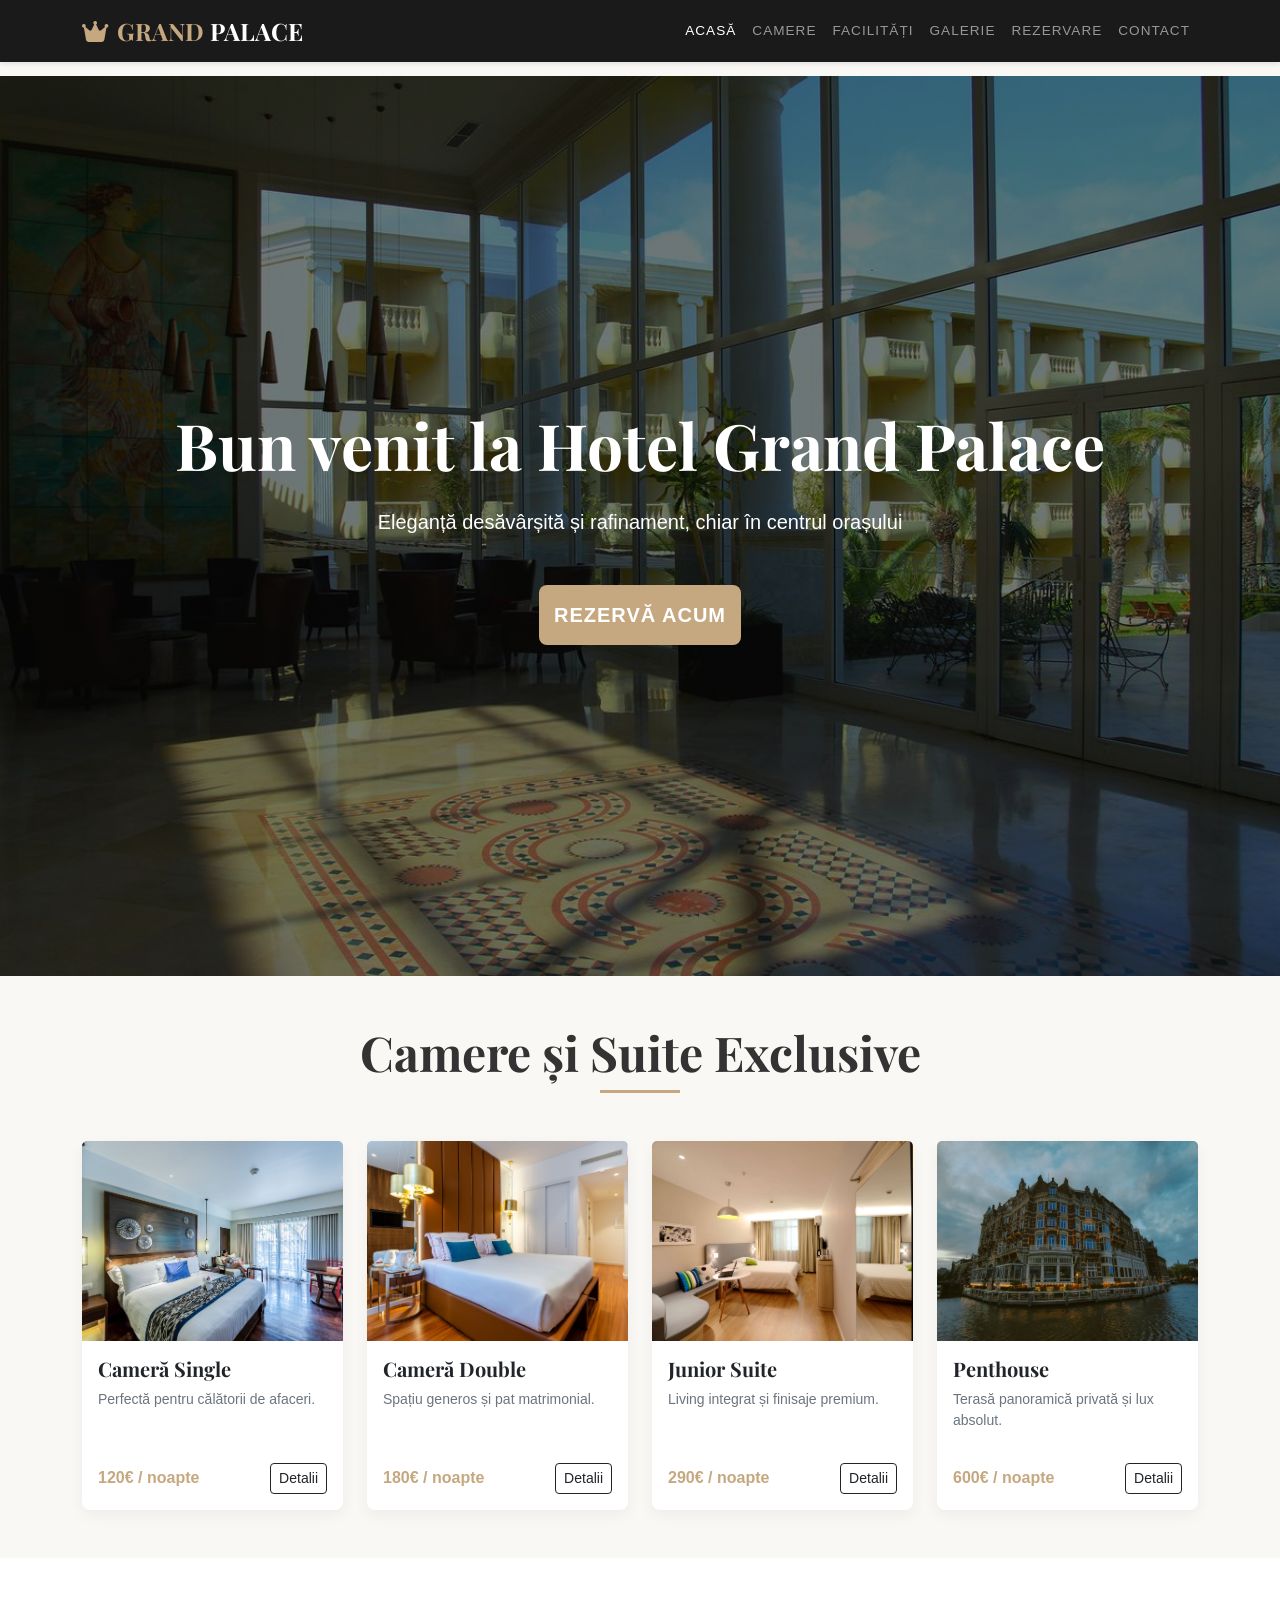
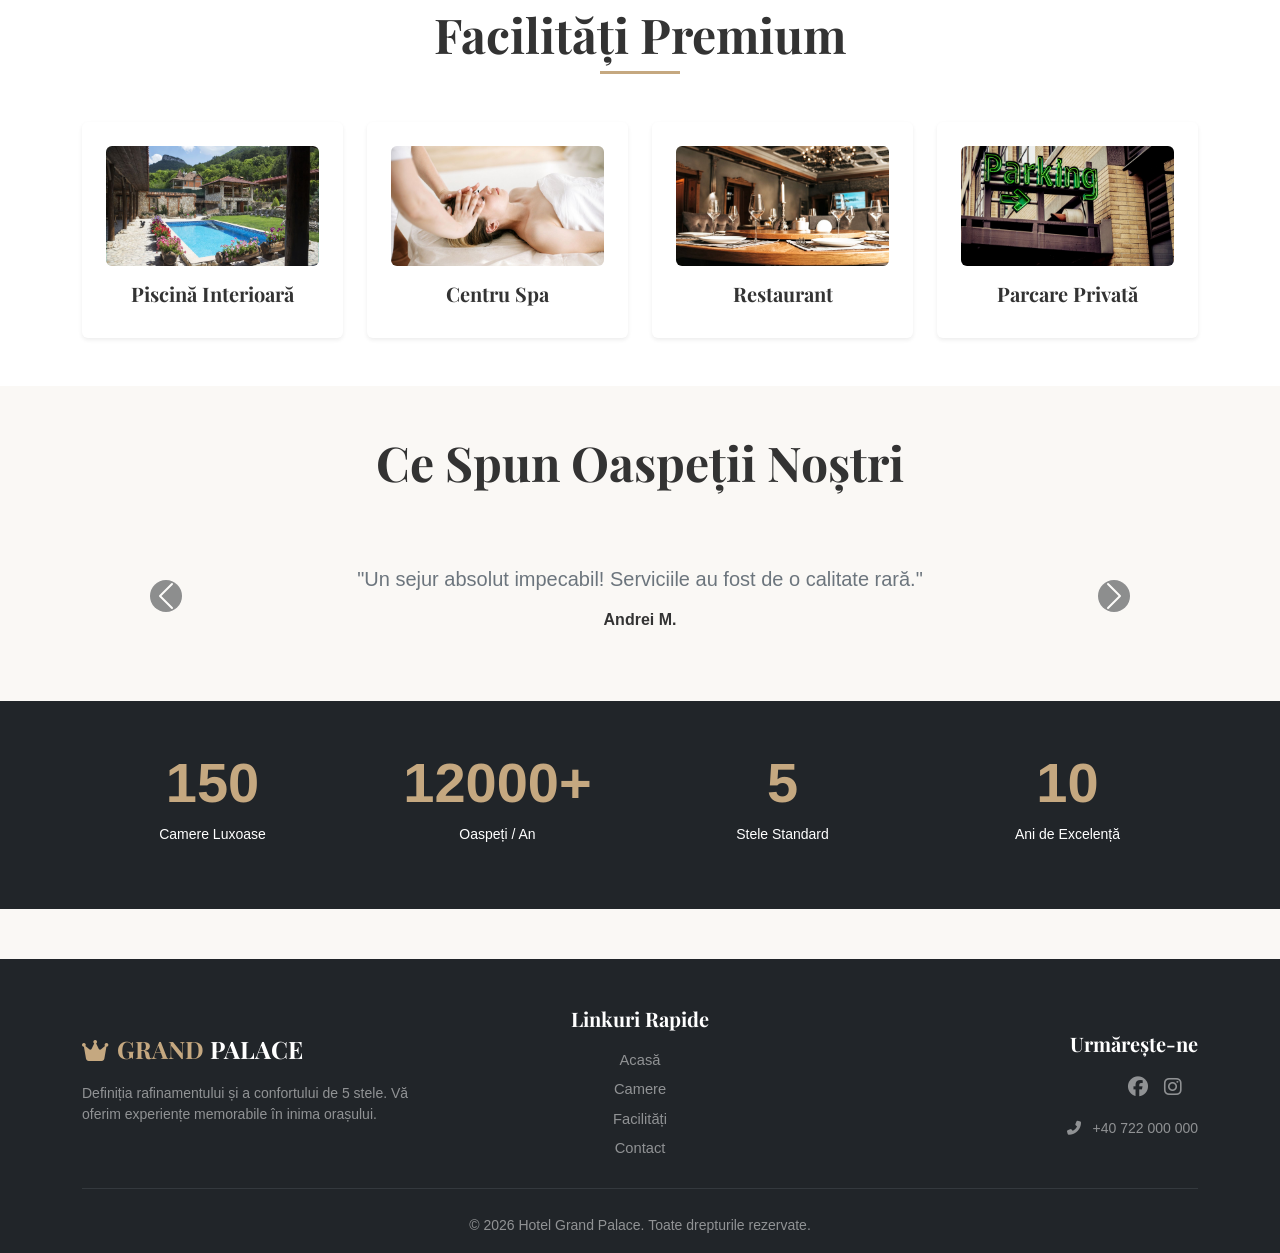
<file: index.html>
<!DOCTYPE html>
<html lang="ro">
<head>
    <meta charset="UTF-8">
    <meta name="viewport" content="width=device-width, initial-scale=1.0">
    <title>Hotel Grand Palace | Lux și Confort la Superlativ</title>
    <meta name="description" content="Rezervați o cameră la Hotel Grand Palace. Experimentați servicii premium, facilități moderne, spa, restaurant și cazare de lux.">
    
    <link rel="shortcut icon" href="favicon.ico" type="image/x-icon">
    <link rel="preconnect" href="https://fonts.googleapis.com">
    <link rel="preconnect" href="https://fonts.gstatic.com" crossorigin>
    <link href="https://fonts.googleapis.com/css2?family=Open+Sans:wght@400;600&family=Playfair+Display:wght@600;700&display=swap" rel="stylesheet">
    <link href="https://cdn.jsdelivr.net/npm/bootstrap@5.3.3/dist/css/bootstrap.min.css" rel="stylesheet">
    <link rel="stylesheet" href="https://cdnjs.cloudflare.com/ajax/libs/font-awesome/6.4.0/css/all.min.css">
    <link rel="stylesheet" href="css/style.css">
</head>
<body>

    
    <nav class="navbar navbar-expand-lg navbar-dark bg-dark fixed-top">
        <div class="container">
            <a class="navbar-brand d-flex align-items-center fw-bold text-uppercase tracking-wide fs-4" href="index.html" style="font-family: 'Playfair Display', serif;">
                <i class="fas fa-crown text-gold me-2"></i><span class="text-gold">Grand</span>&nbsp;<span class="text-white">Palace</span>
            </a>
            <button class="navbar-toggler" type="button" data-bs-toggle="collapse" data-bs-target="#mainNavbar">
                <span class="navbar-toggler-icon"></span>
            </button>
            <div class="collapse navbar-collapse" id="mainNavbar">
                <ul class="navbar-nav ms-auto">
                    <li class="nav-item"><a class="nav-link active" href="index.html">Acasă</a></li>
                    <li class="nav-item"><a class="nav-link" href="rooms.html">Camere</a></li>
                    <li class="nav-item"><a class="nav-link" href="facilities.html">Facilități</a></li>
                    <li class="nav-item"><a class="nav-link" href="gallery.html">Galerie</a></li>
                    <li class="nav-item"><a class="nav-link" href="booking.html">Rezervare</a></li>
                    <li class="nav-item"><a class="nav-link" href="contact.html">Contact</a></li>
                </ul>
            </div>
        </div>
    </nav>

    <header class="hero-section d-flex align-items-center text-center text-white" style="background: linear-gradient(rgba(0,0,0,0.5), rgba(0,0,0,0.5)), url('img/luxury hotel lobby.jpg') no-repeat center center/cover; height: 100vh;">
        <div class="container">
            <h1 class="display-3 fw-bold mb-4">Bun venit la Hotel Grand Palace</h1>
            <p class="lead mb-5">Eleganță desăvârșită și rafinament, chiar în centrul orașului</p>
            <a href="booking.html" class="btn btn-gold btn-lg px-5 py-3">Rezervă acum</a>
        </div>
    </header>

    <main>
        <section id="rooms-preview" class="py-5">
            <div class="container">
                <div class="text-center mb-5">
                    <h2 class="display-5 fw-bold">Camere și Suite Exclusive</h2>
                    <div class="mx-auto bg-gold" style="width: 80px; height: 3px;"></div>
                </div>
                <div class="row g-4">
                    <div class="col-md-6 col-lg-3">
                        <div class="card h-100 shadow-sm border-0">
                            <img src="img/hotel room single.jpg" class="card-img-top" alt="Cameră Single" style="height: 200px; object-fit: cover;">
                            <div class="card-body d-flex flex-column">
                                <h3 class="h5 card-title fw-bold">Cameră Single</h3>
                                <p class="card-text text-white-50 small flex-grow-1" style="color: #6c757d !important;">Perfectă pentru călătorii de afaceri.</p>
                                <div class="d-flex justify-content-between align-items-center mt-3">
                                    <span class="fw-bold text-gold">120€ / noapte</span>
                                    <a href="rooms.html" class="btn btn-outline-dark btn-sm">Detalii</a>
                                </div>
                            </div>
                        </div>
                    </div>
                    <div class="col-md-6 col-lg-3">
                        <div class="card h-100 shadow-sm border-0">
                            <img src="img/hotel room double.jpg" class="card-img-top" alt="Cameră Double" style="height: 200px; object-fit: cover;">
                            <div class="card-body d-flex flex-column">
                                <h3 class="h5 card-title fw-bold">Cameră Double</h3>
                                <p class="card-text text-white-50 small flex-grow-1" style="color: #6c757d !important;">Spațiu generos și pat matrimonial.</p>
                                <div class="d-flex justify-content-between align-items-center mt-3">
                                    <span class="fw-bold text-gold">180€ / noapte</span>
                                    <a href="rooms.html" class="btn btn-outline-dark btn-sm">Detalii</a>
                                </div>
                            </div>
                        </div>
                    </div>
                    <div class="col-md-6 col-lg-3">
                        <div class="card h-100 shadow-sm border-0">
                            <img src="img/hotel suite room.jpg" class="card-img-top" alt="Junior Suite" style="height: 200px; object-fit: cover;">
                            <div class="card-body d-flex flex-column">
                                <h3 class="h5 card-title fw-bold">Junior Suite</h3>
                                <p class="card-text text-white-50 small flex-grow-1" style="color: #6c757d !important;">Living integrat și finisaje premium.</p>
                                <div class="d-flex justify-content-between align-items-center mt-3">
                                    <span class="fw-bold text-gold">290€ / noapte</span>
                                    <a href="rooms.html" class="btn btn-outline-dark btn-sm">Detalii</a>
                                </div>
                            </div>
                        </div>
                    </div>
                    <div class="col-md-6 col-lg-3">
                        <div class="card h-100 shadow-sm border-0">
                            <img src="img/hotel penthouse luxury.jpg" class="card-img-top" alt="Penthouse" style="height: 200px; object-fit: cover;">
                            <div class="card-body d-flex flex-column">
                                <h3 class="h5 card-title fw-bold">Penthouse</h3>
                                <p class="card-text text-white-50 small flex-grow-1" style="color: #6c757d !important;">Terasă panoramică privată și lux absolut.</p>
                                <div class="d-flex justify-content-between align-items-center mt-3">
                                    <span class="fw-bold text-gold">600€ / noapte</span>
                                    <a href="rooms.html" class="btn btn-outline-dark btn-sm">Detalii</a>
                                </div>
                            </div>
                        </div>
                    </div>
                </div>
            </div>
        </section>

        <section id="facilities-preview" class="py-5 bg-white">
            <div class="container text-center">
                <div class="text-center mb-5">
                    <h2 class="display-5 fw-bold">Facilități Premium</h2>
                    <div class="mx-auto bg-gold" style="width: 80px; height: 3px;"></div>
                </div>
                <div class="row g-4">
                    <div class="col-6 col-md-3">
                        <div class="p-4 rounded shadow-sm bg-light-custom">
                            <img src="img/hotel swimming pool.jpg" alt="Piscină" class="img-fluid rounded mb-3" style="height: 120px; object-fit: cover; width: 100%;">
                            <h3 class="h5 fw-bold">Piscină Interioară</h3>
                        </div>
                    </div>
                    <div class="col-6 col-md-3">
                        <div class="p-4 rounded shadow-sm bg-light-custom">
                            <img src="img/hotel spa massage (2).jpg" alt="Centru Spa" class="img-fluid rounded mb-3" style="height: 120px; object-fit: cover; width: 100%;">
                            <h3 class="h5 fw-bold">Centru Spa</h3>
                        </div>
                    </div>
                    <div class="col-6 col-md-3">
                        <div class="p-4 rounded shadow-sm bg-light-custom">
                            <img src="img/fine dining restaurant.jpg" alt="Restaurant" class="img-fluid rounded mb-3" style="height: 120px; object-fit: cover; width: 100%;">
                            <h3 class="h5 fw-bold">Restaurant</h3>
                        </div>
                    </div>
                    <div class="col-6 col-md-3">
                        <div class="p-4 rounded shadow-sm bg-light-custom">
                            <img src="img/private parking.jpg" alt="Parcare Privată" class="img-fluid rounded mb-3" style="height: 120px; object-fit: cover; width: 100%;">
                            <h3 class="h5 fw-bold">Parcare Privată</h3>
                        </div>
                    </div>
                </div>
            </div>
        </section>

        <section id="testimonials" class="py-5 bg-light-custom">
            <div class="container">
                <div class="text-center mb-5"><h2 class="display-5 fw-bold">Ce Spun Oaspeții Noștri</h2></div>
                <div id="testimonialCarousel" class="carousel slide" data-bs-ride="carousel">
                    <div class="carousel-inner text-center max-w-700 mx-auto py-4">
                        <div class="carousel-item active">
                            <p class="fs-5 italic text-secondary">"Un sejur absolut impecabil! Serviciile au fost de o calitate rară."</p>
                            <h4 class="h6 fw-bold mb-0">Andrei M.</h4>
                        </div>
                        <div class="carousel-item">
                            <p class="fs-5 italic text-secondary">"Personalul este extrem de amabil, micul dejun variat și delicios."</p>
                            <h4 class="h6 fw-bold mb-0">Elena R.</h4>
                        </div>
                    </div>
                    <button class="carousel-control-prev" type="button" data-bs-target="#testimonialCarousel" data-bs-slide="prev">
                        <span class="carousel-control-prev-icon bg-dark rounded-circle p-2"></span>
                    </button>
                    <button class="carousel-control-next" type="button" data-bs-target="#testimonialCarousel" data-bs-slide="next">
                        <span class="carousel-control-next-icon bg-dark rounded-circle p-2"></span>
                    </button>
                </div>
            </div>
        </section>

        <section id="counters" class="py-5 bg-dark text-white">
            <div class="container text-center">
                <div class="row g-4">
                    <div class="col-6 col-md-3">
                        <span class="display-4 fw-bold text-gold counter" data-target="150">150</span>
                        <p class="small tracking-wide mt-2">Camere Luxoase</p>
                    </div>
                    <div class="col-6 col-md-3">
                        <span class="display-4 fw-bold text-gold counter" data-target="12000">12000</span><span class="display-4 fw-bold text-gold">+</span>
                        <p class="small tracking-wide mt-2">Oaspeți / An</p>
                    </div>
                    <div class="col-6 col-md-3">
                        <span class="display-4 fw-bold text-gold counter" data-target="5">5</span>
                        <p class="small tracking-wide mt-2">Stele Standard</p>
                    </div>
                    <div class="col-6 col-md-3">
                        <span class="display-4 fw-bold text-gold counter" data-target="10">10</span>
                        <p class="small tracking-wide mt-2">Ani de Excelență</p>
                    </div>
                </div>
            </div>
        </section>
    </main>

    <!-- Subsol cu Logo Stilizat -->
    <footer class="bg-dark text-white pt-5 pb-3">
        <div class="container">
            <div class="row g-4 text-center text-md-start align-items-center">
                <div class="col-md-4">
                    <div class="mb-3">
                        <a class="text-decoration-none fw-bold text-uppercase tracking-wide fs-4" href="index.html" style="font-family: 'Playfair Display', serif;">
                            <i class="fas fa-crown text-gold me-2"></i><span class="text-gold">Grand</span>&nbsp;<span class="text-white">Palace</span>
                        </a>
                    </div>
                    <p class="text-white-50 small">Definiția rafinamentului și a confortului de 5 stele. Vă oferim experiențe memorabile în inima orașului.</p>
                </div>
                <div class="col-md-4 text-md-center">
                    <h5 class="text-white fw-bold mb-3">Linkuri Rapide</h5>
                    <ul class="list-unstyled mb-0">
                        <li class="mb-1"><a href="index.html" class="text-white-50 text-decoration-none small hover-gold">Acasă</a></li>
                        <li class="mb-1"><a href="rooms.html" class="text-white-50 text-decoration-none small hover-gold">Camere</a></li>
                        <li class="mb-1"><a href="facilities.html" class="text-white-50 text-decoration-none small hover-gold">Facilități</a></li>
                        <li class="mb-1"><a href="contact.html" class="text-white-50 text-decoration-none small hover-gold">Contact</a></li>
                    </ul>
                </div>
                <div class="col-md-4 text-md-end">
                    <h5 class="text-white fw-bold mb-3">Urmărește-ne</h5>
                    <div class="d-flex justify-content-center justify-content-md-end gap-3 mb-3">
                        <a href="#" class="text-white-50 fs-5 hover-gold"><i class="fab fa-facebook"></i></a>
                        <a href="#" class="text-white-50 fs-5 hover-gold"><i class="fab fa-instagram"></i></a>
                        <a href="#" class="text-white-50 fs-5 hover-gold"><i class="fab fa-tripadvisor"></i></a>
                    </div>
                    <p class="text-white-50 small mb-0"><i class="fas fa-phone-alt me-2"></i> +40 722 000 000</p>
                </div>
            </div>
            <hr class="border-secondary my-4">
            <div class="text-center">
                <small class="text-white-50">&copy; 2026 Hotel Grand Palace. Toate drepturile rezervate.</small>
            </div>
        </div>
    </footer>

    <script src="https://cdn.jsdelivr.net/npm/bootstrap@5.3.3/dist/js/bootstrap.bundle.min.js"></script>
    <script src="js/main.js" defer></script>
</body>
</html>
</file>
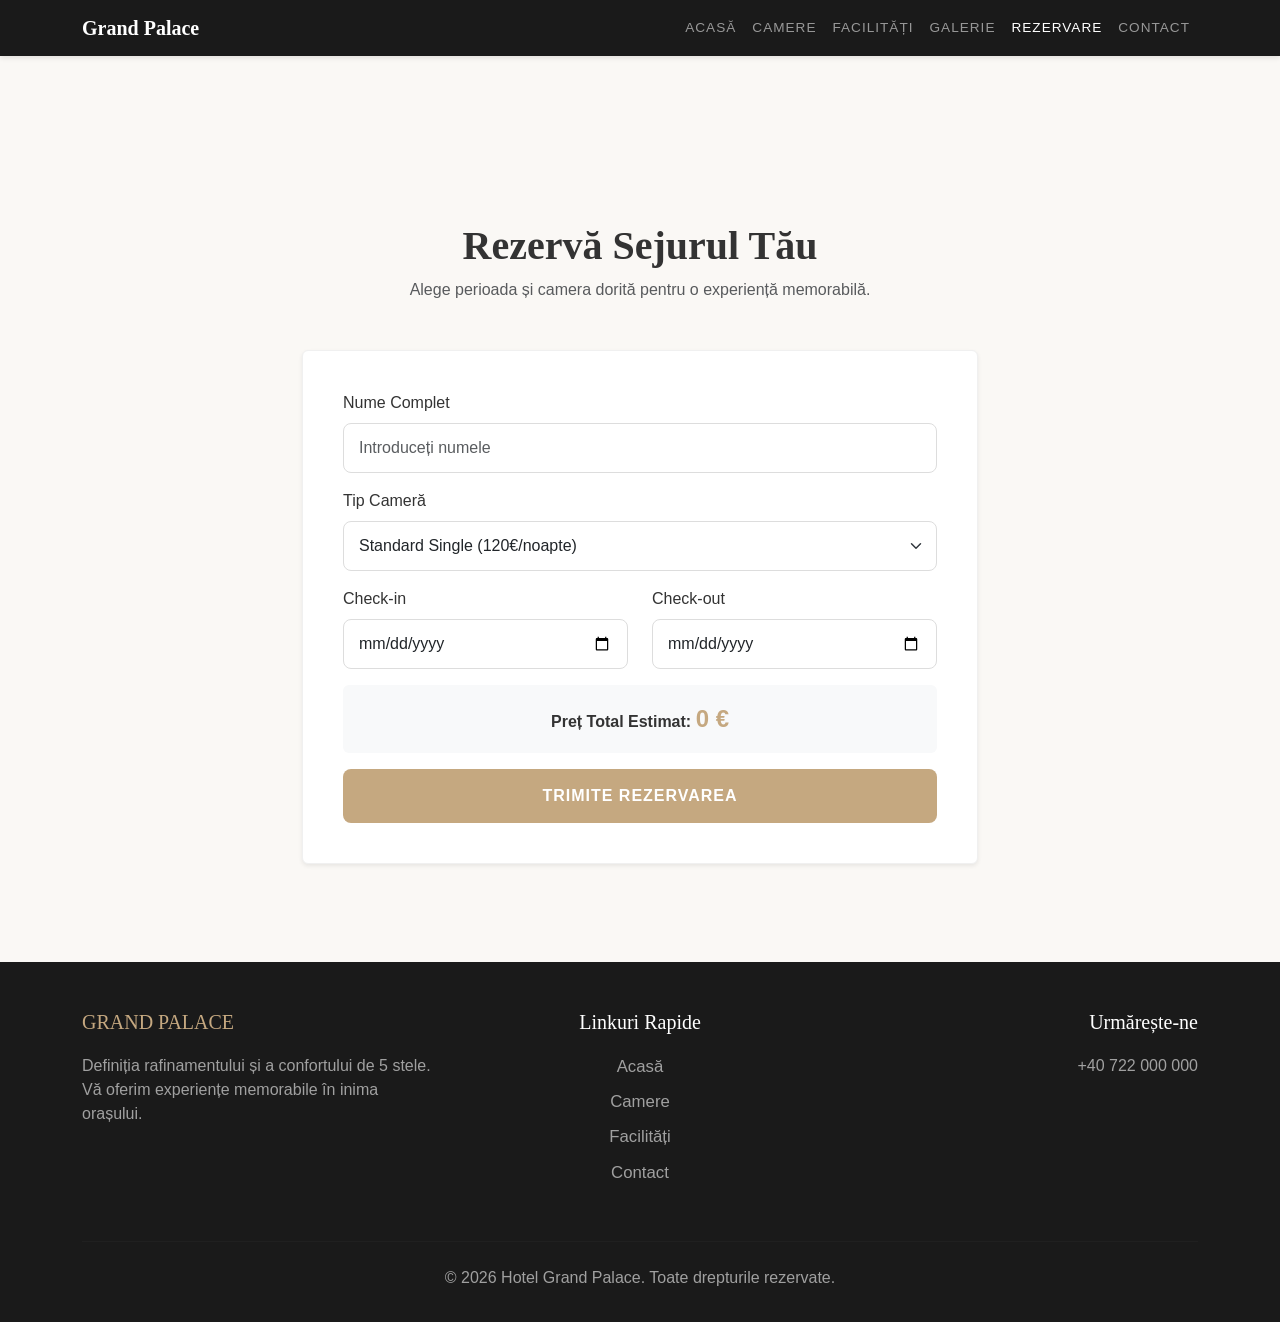
<file: booking.html>
<!DOCTYPE html>
<html lang="ro">
<head>
    <meta charset="UTF-8">
    <meta name="viewport" content="width=device-width, initial-scale=1.0">
    <title>Rezervă Sejur | Hotel Grand Palace</title>
    <link href="https://cdn.jsdelivr.net/npm/bootstrap@5.3.3/dist/css/bootstrap.min.css" rel="stylesheet">
    <link rel="stylesheet" href="css/style.css">
</head>
<body>

    <nav class="navbar navbar-expand-lg navbar-dark fixed-top">
        <div class="container">
            <a class="navbar-brand fw-bold" href="index.html">Grand Palace</a>
            <button class="navbar-toggler" type="button" data-bs-toggle="collapse" data-bs-target="#navbarNav">
                <span class="navbar-toggler-icon"></span>
            </button>
            <div class="collapse navbar-collapse" id="navbarNav">
                <ul class="navbar-nav ms-auto">
                    <li class="nav-item"><a class="nav-link" href="index.html">Acasă</a></li>
                    <li class="nav-item"><a class="nav-link" href="rooms.html">Camere</a></li>
                    <li class="nav-item"><a class="nav-link" href="facilities.html">Facilități</a></li>
                    <li class="nav-item"><a class="nav-link" href="gallery.html">Galerie</a></li>
                    <li class="nav-item"><a class="nav-link active" href="booking.html">Rezervare</a></li>
                    <li class="nav-item"><a class="nav-link" href="contact.html">Contact</a></li>
                </ul>
            </div>
        </div>
    </nav>

    <main class="py-5 mt-5">
        <div class="container" style="max-width: 700px; margin-top: 50px;">
            <div class="text-center mb-5">
                <h1 class="fw-bold">Rezervă Sejurul Tău</h1>
                <p class="text-muted">Alege perioada și camera dorită pentru o experiență memorabilă.</p>
            </div>
            
            <form id="bookingForm" class="bg-white p-4 rounded shadow-sm">
                <div class="mb-3">
                    <label class="form-label">Nume Complet</label>
                    <input type="text" id="bookingName" class="form-control" placeholder="Introduceți numele" required>
                </div>
                <div class="mb-3">
                    <label class="form-label">Tip Cameră</label>
                    <select id="roomType" class="form-select">
                        <option value="120">Standard Single (120€/noapte)</option>
                        <option value="180">Standard Double (180€/noapte)</option>
                        <option value="290">Junior Suite (290€/noapte)</option>
                    </select>
                </div>
                <div class="row mb-3">
                    <div class="col">
                        <label class="form-label">Check-in</label>
                        <input type="date" id="checkIn" class="form-control" required>
                    </div>
                    <div class="col">
                        <label class="form-label">Check-out</label>
                        <input type="date" id="checkOut" class="form-control" required>
                    </div>
                </div>
                
                <div class="p-3 bg-light rounded text-center mb-3">
                    <span class="fw-bold">Preț Total Estimat: </span>
                    <span id="totalPrice" class="fs-4 fw-bold">0 €</span>
                </div>

                <button type="submit" class="btn btn-gold w-100 py-2">Trimite Rezervarea</button>
            </form>
        </div>
    </main>

    
    <footer class="text-white pt-5 pb-3" style="background-color: #1a1a1a;">
        <div class="container">
            <div class="row">
                <div class="col-lg-4 mb-4">
                    <h5 class="text-gold" style="font-family: 'Playfair Display', serif;">GRAND PALACE</h5>
                    <p style="color: #a0a0a0;">Definiția rafinamentului și a confortului de 5 stele. Vă oferim experiențe memorabile în inima orașului.</p>
                </div>
                <div class="col-lg-4 mb-4 text-center">
                    <h5 class="text-white">Linkuri Rapide</h5>
                    <ul class="list-unstyled">
                        <li><a href="index.html" class="text-decoration-none" style="color: #a0a0a0;">Acasă</a></li>
                        <li><a href="rooms.html" class="text-decoration-none" style="color: #a0a0a0;">Camere</a></li>
                        <li><a href="facilities.html" class="text-decoration-none" style="color: #a0a0a0;">Facilități</a></li>
                        <li><a href="contact.html" class="text-decoration-none" style="color: #a0a0a0;">Contact</a></li>
                    </ul>
                </div>
                <div class="col-lg-4 mb-4 text-end">
                    <h5 class="text-white">Urmărește-ne</h5>
                    <p style="color: #a0a0a0;">+40 722 000 000</p>
                </div>
            </div>
            <hr style="border-top: 1px solid #333;">
            <div class="text-center pt-2" style="color: #a0a0a0;">
                <p>&copy; 2026 Hotel Grand Palace. Toate drepturile rezervate.</p>
            </div>
        </div>
    </footer>

    <div class="modal fade" id="confirmModal" tabindex="-1" aria-hidden="true">
        <div class="modal-dialog modal-dialog-centered">
            <div class="modal-content">
                <div class="modal-header"><h5>Rezervare Înregistrată!</h5></div>
                <div class="modal-body">Vă mulțumim. Cererea dumneavoastră a fost procesată cu succes.</div>
                <div class="modal-footer"><button class="btn btn-dark" data-bs-dismiss="modal">Închide</button></div>
            </div>
        </div>
    </div>

    <script src="https://cdn.jsdelivr.net/npm/bootstrap@5.3.3/dist/js/bootstrap.bundle.min.js"></script>
    <script src="js/booking.js"></script>
</body>
</html>
</file>
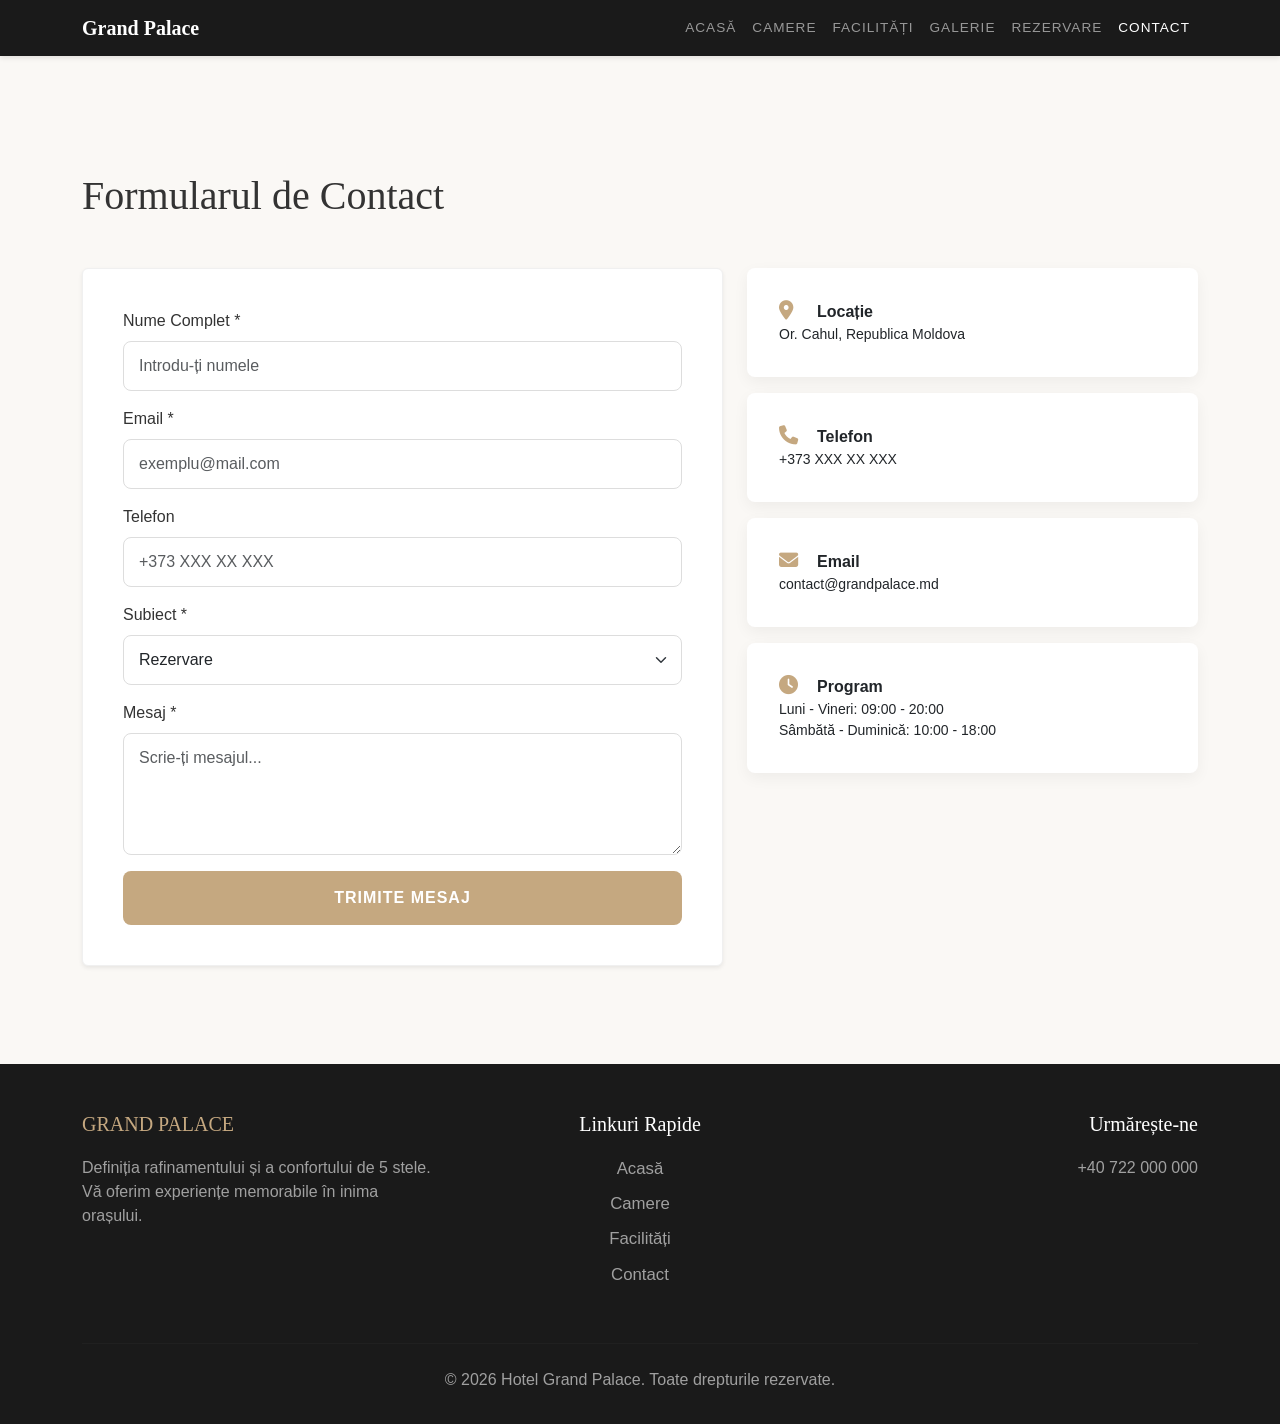
<file: contact.html>
<!DOCTYPE html>
<html lang="ro">
<head>
    <meta charset="UTF-8">
    <meta name="viewport" content="width=device-width, initial-scale=1.0">
    <title>Contact | Hotel Grand Palace</title>
    <link href="https://cdn.jsdelivr.net/npm/bootstrap@5.3.3/dist/css/bootstrap.min.css" rel="stylesheet">
    <link rel="stylesheet" href="https://cdnjs.cloudflare.com/ajax/libs/font-awesome/6.4.0/css/all.min.css">
    <link rel="stylesheet" href="css/style.css">
</head>
<body>

  
    <nav class="navbar navbar-expand-lg navbar-dark fixed-top">
        <div class="container">
            <a class="navbar-brand fw-bold" href="index.html">Grand Palace</a>
            <button class="navbar-toggler" type="button" data-bs-toggle="collapse" data-bs-target="#navbarNav">
                <span class="navbar-toggler-icon"></span>
            </button>
            <div class="collapse navbar-collapse" id="navbarNav">
                <ul class="navbar-nav ms-auto">
                    <li class="nav-item"><a class="nav-link" href="index.html">Acasă</a></li>
                    <li class="nav-item"><a class="nav-link" href="rooms.html">Camere</a></li>
                    <li class="nav-item"><a class="nav-link" href="facilities.html">Facilități</a></li>
                    <li class="nav-item"><a class="nav-link" href="gallery.html">Galerie</a></li>
                    <li class="nav-item"><a class="nav-link" href="booking.html">Rezervare</a></li>
                    <li class="nav-item"><a class="nav-link active" href="contact.html">Contact</a></li>
                </ul>
            </div>
        </div>
    </nav>

   
    <main class="py-5 mt-5">
        <div class="container">
            <h1 class="mb-5">Formularul de Contact</h1>
            <div class="row g-4">
                
               
                <div class="col-lg-7">
                    <form id="contactForm" class="p-4 bg-white rounded shadow-sm">
                        <div class="mb-3"><label class="form-label">Nume Complet *</label><input type="text" class="form-control" placeholder="Introdu-ți numele" required></div>
                        <div class="mb-3"><label class="form-label">Email *</label><input type="email" class="form-control" placeholder="exemplu@mail.com" required></div>
                        <div class="mb-3"><label class="form-label">Telefon</label><input type="tel" class="form-control" placeholder="+373 XXX XX XXX"></div>
                        <div class="mb-3"><label class="form-label">Subiect *</label><select class="form-select"><option>Rezervare</option><option>Întrebări</option></select></div>
                        <div class="mb-3"><label class="form-label">Mesaj *</label><textarea class="form-control" rows="4" placeholder="Scrie-ți mesajul..."></textarea></div>
                        <button type="submit" class="btn btn-gold w-100 py-2 fw-bold">Trimite Mesaj</button>
                    </form>
                </div>

               
                <div class="col-lg-5">
                    <div class="card border-0 shadow-sm p-3 mb-3">
                        <div class="card-body"><i class="fas fa-map-marker-alt text-gold me-2"></i><strong>Locație</strong><p class="mb-0 small">Or. Cahul, Republica Moldova</p></div>
                    </div>
                    <div class="card border-0 shadow-sm p-3 mb-3">
                        <div class="card-body"><i class="fas fa-phone text-gold me-2"></i><strong>Telefon</strong><p class="mb-0 small">+373 XXX XX XXX</p></div>
                    </div>
                    <div class="card border-0 shadow-sm p-3 mb-3">
                        <div class="card-body"><i class="fas fa-envelope text-gold me-2"></i><strong>Email</strong><p class="mb-0 small">contact@grandpalace.md</p></div>
                    </div>
                    <div class="card border-0 shadow-sm p-3">
                        <div class="card-body"><i class="fas fa-clock text-gold me-2"></i><strong>Program</strong><p class="mb-0 small">Luni - Vineri: 09:00 - 20:00<br>Sâmbătă - Duminică: 10:00 - 18:00</p></div>
                    </div>
                </div>

            </div>
        </div>
    </main>

    
    <footer class="text-white pt-5 pb-3" style="background-color: #1a1a1a;">
        <div class="container">
            <div class="row">
                <div class="col-lg-4 mb-4">
                    <h5 class="text-gold" style="font-family: 'Playfair Display', serif;">GRAND PALACE</h5>
                    <p style="color: #a0a0a0;">Definiția rafinamentului și a confortului de 5 stele. Vă oferim experiențe memorabile în inima orașului.</p>
                </div>
                <div class="col-lg-4 mb-4 text-center">
                    <h5 class="text-white">Linkuri Rapide</h5>
                    <ul class="list-unstyled">
                        <li><a href="index.html" class="text-decoration-none" style="color: #a0a0a0;">Acasă</a></li>
                        <li><a href="rooms.html" class="text-decoration-none" style="color: #a0a0a0;">Camere</a></li>
                        <li><a href="facilities.html" class="text-decoration-none" style="color: #a0a0a0;">Facilități</a></li>
                        <li><a href="contact.html" class="text-decoration-none" style="color: #a0a0a0;">Contact</a></li>
                    </ul>
                </div>
                <div class="col-lg-4 mb-4 text-end">
                    <h5 class="text-white">Urmărește-ne</h5>
                    <p style="color: #a0a0a0;">+40 722 000 000</p>
                </div>
            </div>
            <hr style="border-top: 1px solid #333;">
            <div class="text-center pt-2" style="color: #a0a0a0;">
                <p>&copy; 2026 Hotel Grand Palace. Toate drepturile rezervate.</p>
            </div>
        </div>
    </footer>

    <script src="https://cdn.jsdelivr.net/npm/bootstrap@5.3.3/dist/js/bootstrap.bundle.min.js"></script>
</body>
</html>
</file>
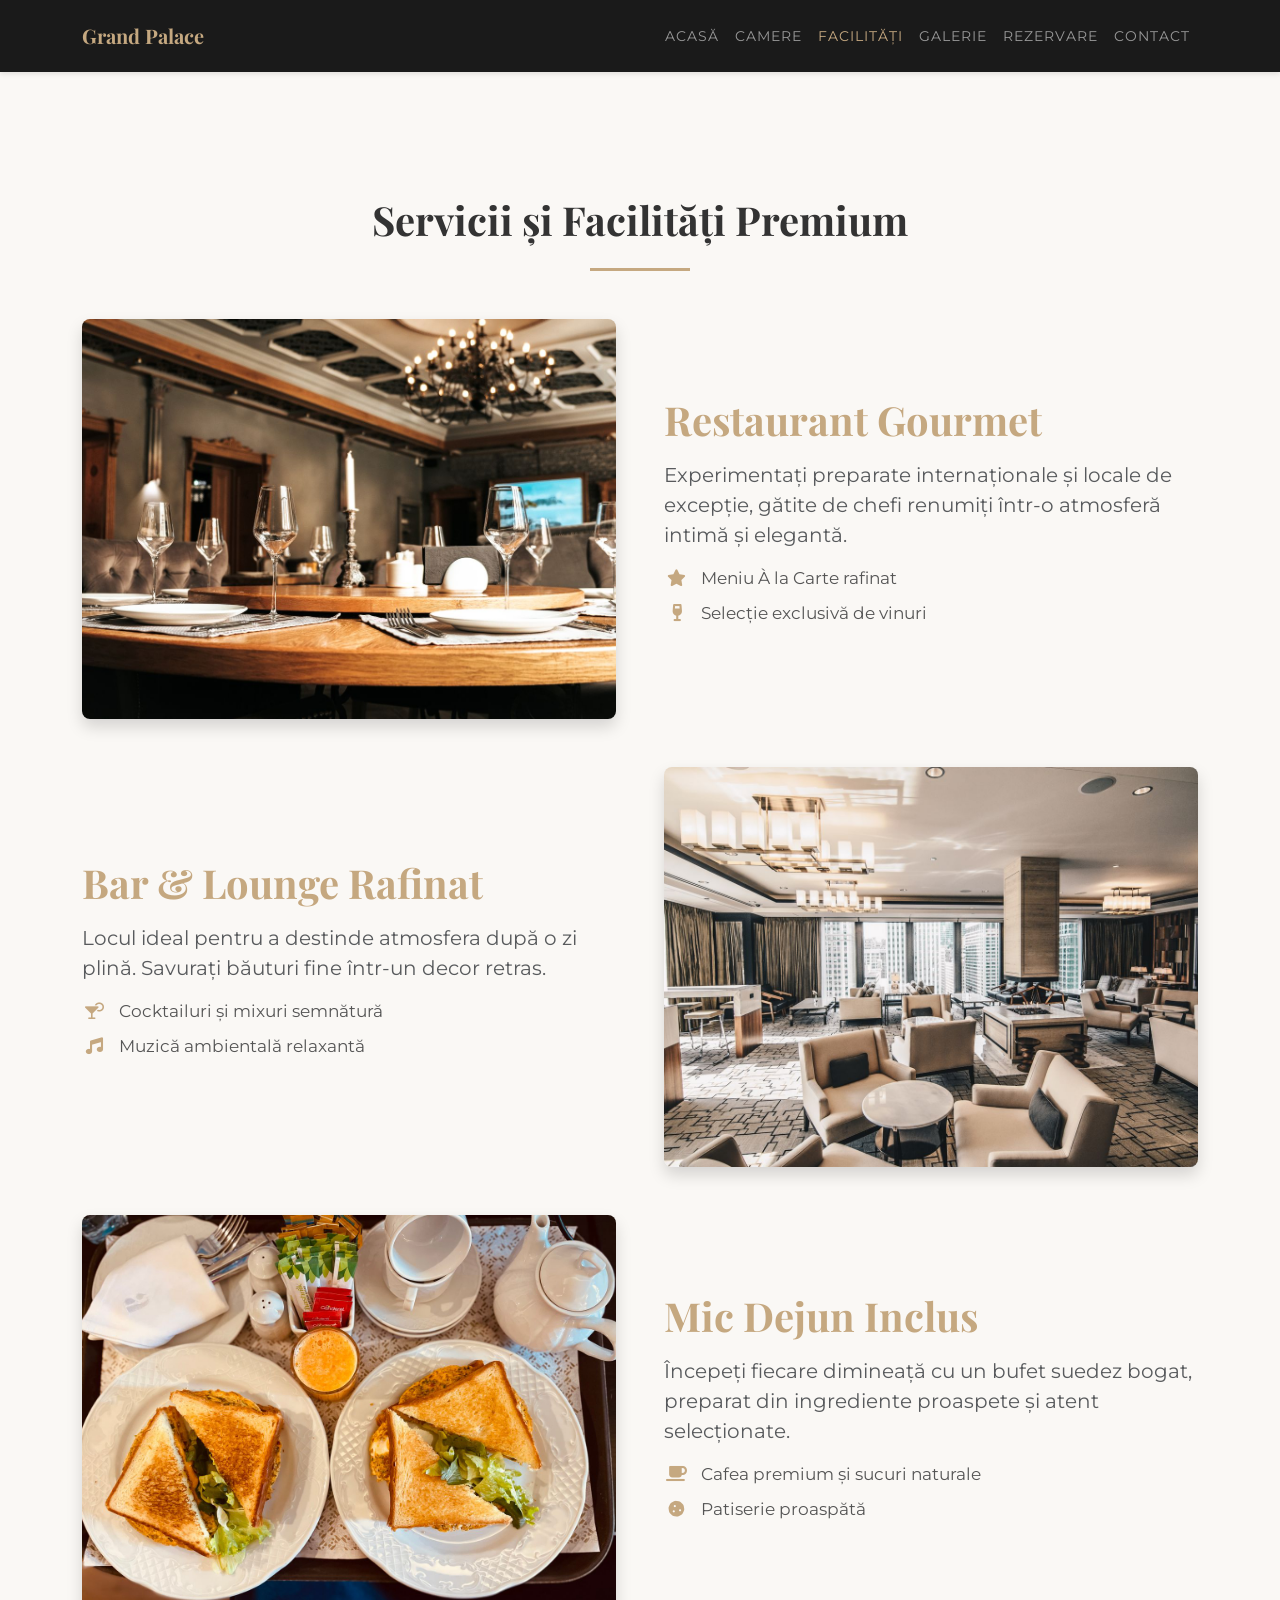
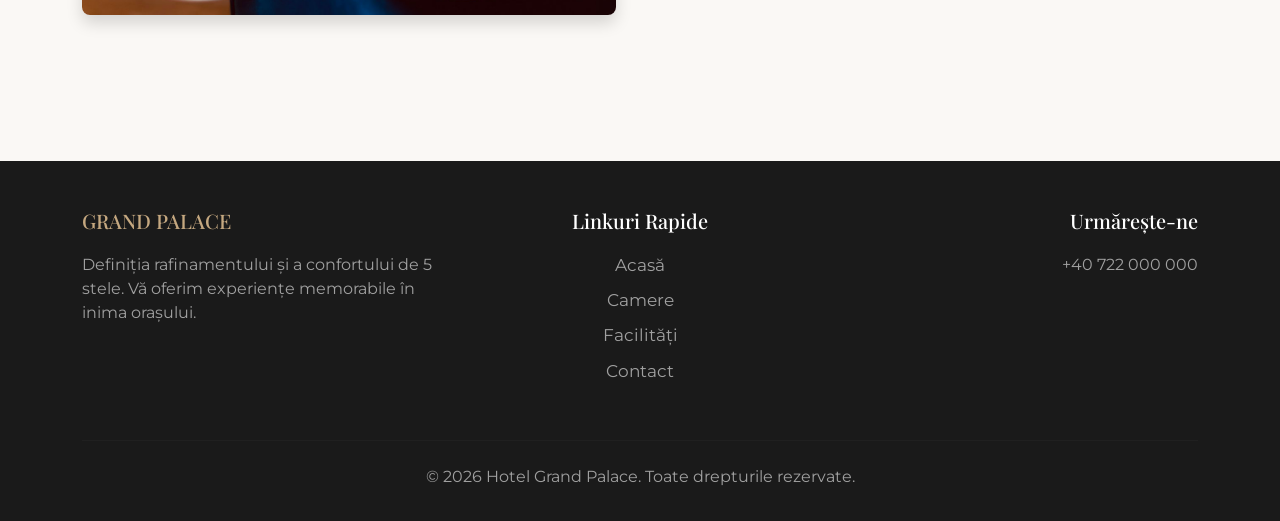
<file: facilities.html>
<!DOCTYPE html>
<html lang="ro">
<head>
    <meta charset="UTF-8">
    <meta name="viewport" content="width=device-width, initial-scale=1.0">
    <title>Servicii și Facilități - Grand Palace</title>
    <link href="https://cdn.jsdelivr.net/npm/bootstrap@5.3.0/dist/css/bootstrap.min.css" rel="stylesheet">
    <link href="https://cdnjs.cloudflare.com/ajax/libs/font-awesome/6.4.0/css/all.min.css" rel="stylesheet">
    <link href="https://fonts.googleapis.com/css2?family=Playfair+Display:wght@400;700&family=Montserrat:wght@300;400;600&display=swap" rel="stylesheet">
    <link rel="stylesheet" href="css/style.css">
</head>
<body>

    <nav class="navbar navbar-expand-lg navbar-dark bg-dark fixed-top py-3">
        <div class="container">
            <a class="navbar-brand fw-bold text-gold" href="index.html">Grand Palace</a>
            <button class="navbar-toggler" type="button" data-bs-toggle="collapse" data-bs-target="#navbarNav">
                <span class="navbar-toggler-icon"></span>
            </button>
            <div class="collapse navbar-collapse" id="navbarNav">
                <ul class="navbar-nav ms-auto">
                    <li class="nav-item"><a class="nav-link" href="index.html">Acasă</a></li>
                    <li class="nav-item"><a class="nav-link" href="rooms.html">Camere</a></li>
                    <li class="nav-item"><a class="nav-link active text-gold" href="facilities.html">Facilități</a></li>
                    <li class="nav-item"><a class="nav-link" href="gallery.html">Galerie</a></li>
                    <li class="nav-item"><a class="nav-link" href="booking.html">Rezervare</a></li>
                    <li class="nav-item"><a class="nav-link" href="contact.html">Contact</a></li>
                </ul>
            </div>
        </div>
    </nav>

    <main class="py-5 mt-5">
        <div class="container mt-4">
            <h1 class="text-center fw-bold my-4">Servicii și Facilități Premium</h1>
            <div class="mx-auto bg-gold mb-5 line-separator" style="width: 100px; height: 3px;"></div>

            <div class="row align-items-center mb-5 g-5">
                <div class="col-md-6">
                    <img src="img/fine dining restaurant.jpg" class="img-facility shadow" alt="Restaurant">
                </div>
                <div class="col-md-6">
                    <h2 class="display-6 fw-bold text-gold mb-3">Restaurant Gourmet</h2>
                    <p class="fs-5 text-muted mb-3">Experimentați preparate internaționale și locale de excepție, gătite de chefi renumiți într-o atmosferă intimă și elegantă.</p>
                    <ul class="list-unstyled">
                        <li><i class="fas fa-star text-gold me-2"></i> Meniu À la Carte rafinat</li>
                        <li><i class="fas fa-wine-glass text-gold me-2"></i> Selecție exclusivă de vinuri</li>
                    </ul>
                </div>
            </div>

            <div class="row align-items-center mb-5 g-5 flex-row-reverse">
                <div class="col-md-6">
                    <img src="img/hotel bar lounge.jpg" class="img-facility shadow" alt="Bar">
                </div>
                <div class="col-md-6">
                    <h2 class="display-6 fw-bold text-gold mb-3">Bar & Lounge Rafinat</h2>
                    <p class="fs-5 text-muted mb-3">Locul ideal pentru a destinde atmosfera după o zi plină. Savurați băuturi fine într-un decor retras.</p>
                    <ul class="list-unstyled">
                        <li><i class="fas fa-cocktail text-gold me-2"></i> Cocktailuri și mixuri semnătură</li>
                        <li><i class="fas fa-music text-gold me-2"></i> Muzică ambientală relaxantă</li>
                    </ul>
                </div>
            </div>

            <div class="row align-items-center mb-5 g-5">
                <div class="col-md-6">
                    <img src="img/hotel breakfast.jpg" class="img-facility shadow" alt="Mic dejun">
                </div>
                <div class="col-md-6">
                    <h2 class="display-6 fw-bold text-gold mb-3">Mic Dejun Inclus</h2>
                    <p class="fs-5 text-muted mb-3">Începeți fiecare dimineață cu un bufet suedez bogat, preparat din ingrediente proaspete și atent selecționate.</p>
                    <ul class="list-unstyled">
                        <li><i class="fas fa-coffee text-gold me-2"></i> Cafea premium și sucuri naturale</li>
                        <li><i class="fas fa-cookie text-gold me-2"></i> Patiserie proaspătă</li>
                    </ul>
                </div>
            </div>
        </div>
    </main>

    <footer class="text-white pt-5 pb-3" style="background-color: #1a1a1a;">
        <div class="container">
            <div class="row">
                <div class="col-lg-4 mb-4">
                    <h5 class="text-gold" style="font-family: 'Playfair Display', serif;">GRAND PALACE</h5>
                    <p style="color: #a0a0a0;">Definiția rafinamentului și a confortului de 5 stele. Vă oferim experiențe memorabile în inima orașului.</p>
                </div>
                <div class="col-lg-4 mb-4 text-center">
                    <h5 class="text-white">Linkuri Rapide</h5>
                    <ul class="list-unstyled">
                        <li><a href="index.html" class="text-decoration-none" style="color: #a0a0a0;">Acasă</a></li>
                        <li><a href="rooms.html" class="text-decoration-none" style="color: #a0a0a0;">Camere</a></li>
                        <li><a href="facilities.html" class="text-decoration-none" style="color: #a0a0a0;">Facilități</a></li>
                        <li><a href="contact.html" class="text-decoration-none" style="color: #a0a0a0;">Contact</a></li>
                    </ul>
                </div>
                <div class="col-lg-4 mb-4 text-end">
                    <h5 class="text-white">Urmărește-ne</h5>
                    <p style="color: #a0a0a0;">+40 722 000 000</p>
                </div>
            </div>
            <hr style="border-top: 1px solid #333;">
            <div class="text-center pt-2" style="color: #a0a0a0;">
                <p>&copy; 2026 Hotel Grand Palace. Toate drepturile rezervate.</p>
            </div>
        </div>
    </footer>

    <script src="https://cdn.jsdelivr.net/npm/bootstrap@5.3.0/dist/js/bootstrap.bundle.min.js"></script>
</body>
</html>
</file>
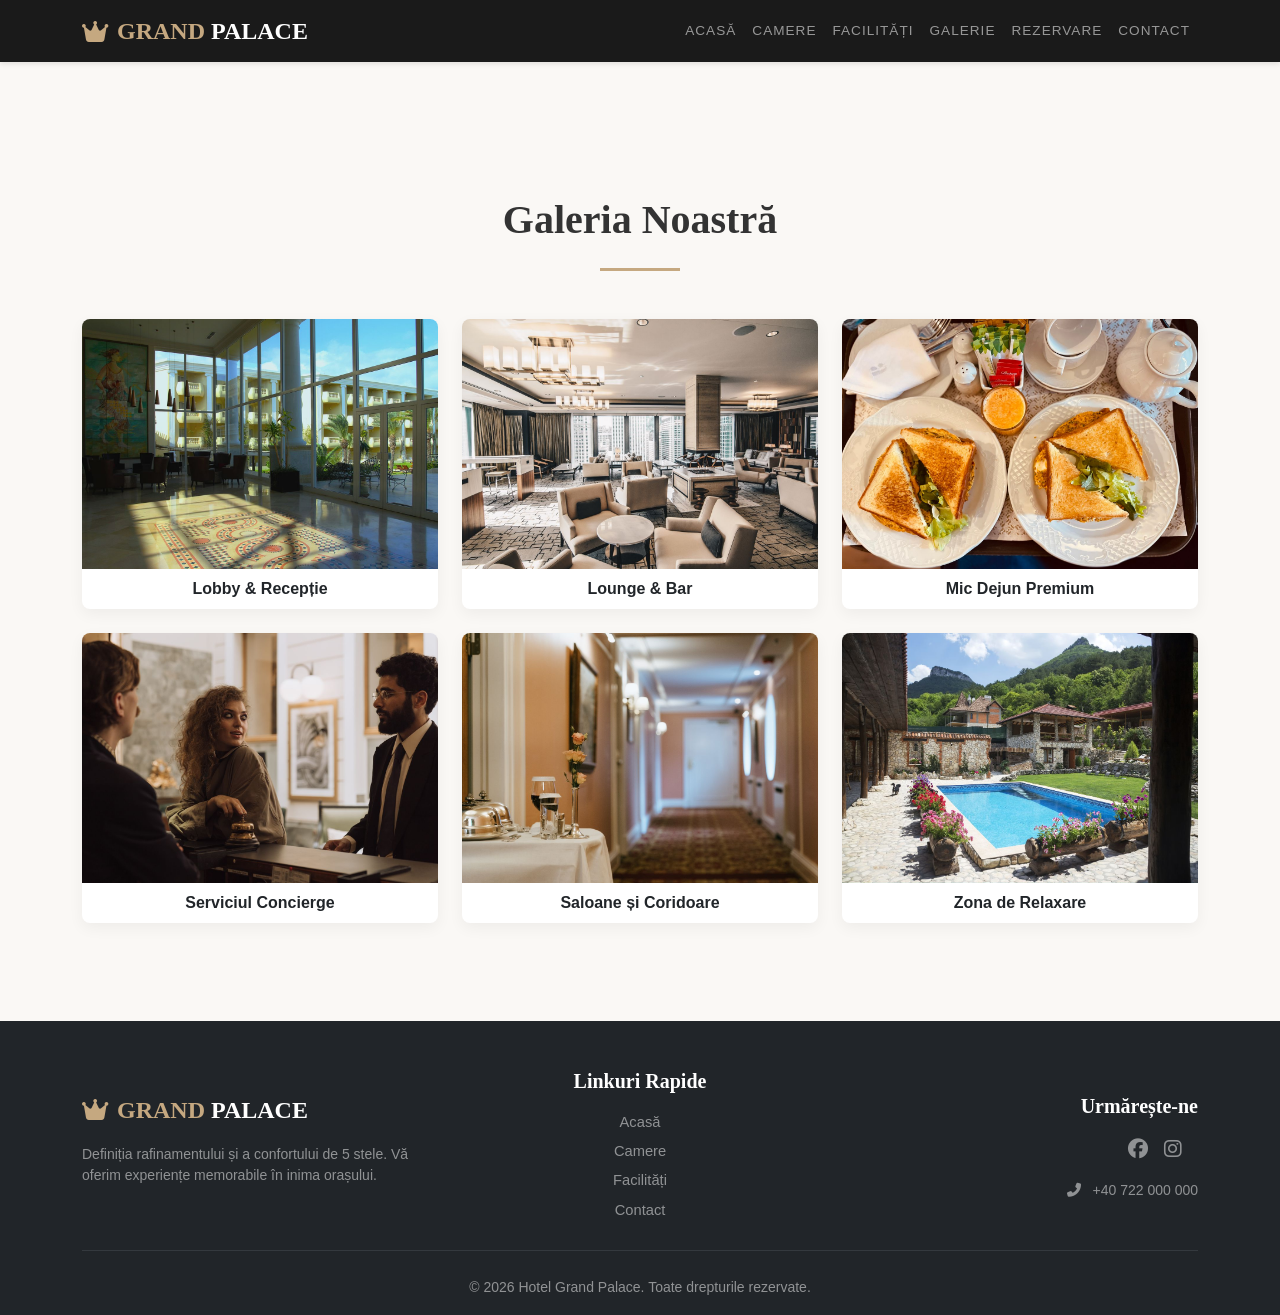
<file: gallery.html>
<!DOCTYPE html>
<html lang="ro">
<head>
    <meta charset="UTF-8">
    <meta name="viewport" content="width=device-width, initial-scale=1.0">
    <title>Galerie Foto | Hotel Grand Palace</title>
    <link href="https://cdn.jsdelivr.net/npm/bootstrap@5.3.3/dist/css/bootstrap.min.css" rel="stylesheet">
    <link rel="stylesheet" href="https://cdnjs.cloudflare.com/ajax/libs/font-awesome/6.4.0/css/all.min.css">
    <link rel="stylesheet" href="css/style.css">
</head>
<body>

   
    <nav class="navbar navbar-expand-lg navbar-dark bg-dark fixed-top">
        <div class="container">
            <a class="navbar-brand d-flex align-items-center fw-bold text-uppercase tracking-wide fs-4" href="index.html" style="font-family: 'Playfair Display', serif;">
                <i class="fas fa-crown text-gold me-2"></i><span class="text-gold">Grand</span>&nbsp;<span class="text-white">Palace</span>
            </a>
            <button class="navbar-toggler" type="button" data-bs-toggle="collapse" data-bs-target="#mainNavbar">
                <span class="navbar-toggler-icon"></span>
            </button>
            <div class="collapse navbar-collapse" id="mainNavbar">
                <ul class="navbar-nav ms-auto">
                    <li class="nav-item"><a class="nav-link" href="index.html">Acasă</a></li>
                    <li class="nav-item"><a class="nav-link" href="rooms.html">Camere</a></li>
                    <li class="nav-item"><a class="nav-link" href="facilities.html">Facilități</a></li>
                    <li class="nav-item"><a class="nav-link" href="gallery.html">Galerie</a></li>
                    <li class="nav-item"><a class="nav-link" href="booking.html">Rezervare</a></li>
                    <li class="nav-item"><a class="nav-link" href="contact.html">Contact</a></li>
                </ul>
            </div>
        </div>
    </nav>

    <main class="py-5 mt-5">
        <div class="container">
            <h1 class="text-center fw-bold my-4">Galeria Noastră</h1>
            <div class="mx-auto bg-gold mb-5" style="width: 80px; height: 3px;"></div>

            <div class="row g-4">
                <div class="col-md-4">
                    <div class="card border-0 shadow-sm overflow-hidden text-center">
                        <img src="img/luxury hotel lobby.jpg" class="img-fluid" alt="Lobby" style="height: 250px; object-fit: cover;">
                        <div class="p-2 fw-semibold">Lobby & Recepție</div>
                    </div>
                </div>
                <div class="col-md-4">
                    <div class="card border-0 shadow-sm overflow-hidden text-center">
                        <img src="img/hotel bar lounge.jpg" class="img-fluid" alt="Bar" style="height: 250px; object-fit: cover;">
                        <div class="p-2 fw-semibold">Lounge & Bar</div>
                    </div>
                </div>
                <div class="col-md-4">
                    <div class="card border-0 shadow-sm overflow-hidden text-center">
                        <img src="img/hotel breakfast.jpg" class="img-fluid" alt="Mic Dejun" style="height: 250px; object-fit: cover;">
                        <div class="p-2 fw-semibold">Mic Dejun Premium</div>
                    </div>
                </div>
                <div class="col-md-4">
                    <div class="card border-0 shadow-sm overflow-hidden text-center">
                        <img src="img/hotel reception.jpg" class="img-fluid" alt="Recepție" style="height: 250px; object-fit: cover;">
                        <div class="p-2 fw-semibold">Serviciul Concierge</div>
                    </div>
                </div>
                <div class="col-md-4">
                    <div class="card border-0 shadow-sm overflow-hidden text-center">
                        <img src="img/hotel corridor.jpg" class="img-fluid" alt="Coridor" style="height: 250px; object-fit: cover;">
                        <div class="p-2 fw-semibold">Saloane și Coridoare</div>
                    </div>
                </div>
                <div class="col-md-4">
                    <div class="card border-0 shadow-sm overflow-hidden text-center">
                        <img src="img/hotel swimming pool.jpg" class="img-fluid" alt="Piscină" style="height: 250px; object-fit: cover;">
                        <div class="p-2 fw-semibold">Zona de Relaxare</div>
                    </div>
                </div>
            </div>
        </div>
    </main>

   
    <footer class="bg-dark text-white pt-5 pb-3">
        <div class="container">
            <div class="row g-4 text-center text-md-start align-items-center">
                <div class="col-md-4">
                    <div class="mb-3">
                        <a class="text-decoration-none fw-bold text-uppercase tracking-wide fs-4" href="index.html" style="font-family: 'Playfair Display', serif;">
                            <i class="fas fa-crown text-gold me-2"></i><span class="text-gold">Grand</span>&nbsp;<span class="text-white">Palace</span>
                        </a>
                    </div>
                    <p class="text-white-50 small">Definiția rafinamentului și a confortului de 5 stele. Vă oferim experiențe memorabile în inima orașului.</p>
                </div>
                <div class="col-md-4 text-md-center">
                    <h5 class="text-white fw-bold mb-3">Linkuri Rapide</h5>
                    <ul class="list-unstyled mb-0">
                        <li class="mb-1"><a href="index.html" class="text-white-50 text-decoration-none small hover-gold">Acasă</a></li>
                        <li class="mb-1"><a href="rooms.html" class="text-white-50 text-decoration-none small hover-gold">Camere</a></li>
                        <li class="mb-1"><a href="facilities.html" class="text-white-50 text-decoration-none small hover-gold">Facilități</a></li>
                        <li class="mb-1"><a href="contact.html" class="text-white-50 text-decoration-none small hover-gold">Contact</a></li>
                    </ul>
                </div>
                <div class="col-md-4 text-md-end">
                    <h5 class="text-white fw-bold mb-3">Urmărește-ne</h5>
                    <div class="d-flex justify-content-center justify-content-md-end gap-3 mb-3">
                        <a href="#" class="text-white-50 fs-5 hover-gold"><i class="fab fa-facebook"></i></a>
                        <a href="#" class="text-white-50 fs-5 hover-gold"><i class="fab fa-instagram"></i></a>
                        <a href="#" class="text-white-50 fs-5 hover-gold"><i class="fab fa-tripadvisor"></i></a>
                    </div>
                    <p class="text-white-50 small mb-0"><i class="fas fa-phone-alt me-2"></i> +40 722 000 000</p>
                </div>
            </div>
            <hr class="border-secondary my-4">
            <div class="text-center">
                <small class="text-white-50">&copy; 2026 Hotel Grand Palace. Toate drepturile rezervate.</small>
            </div>
        </div>
    </footer>

    <script src="https://cdn.jsdelivr.net/npm/bootstrap@5.3.3/dist/js/bootstrap.bundle.min.js"></script>
</body>
</html>
</file>
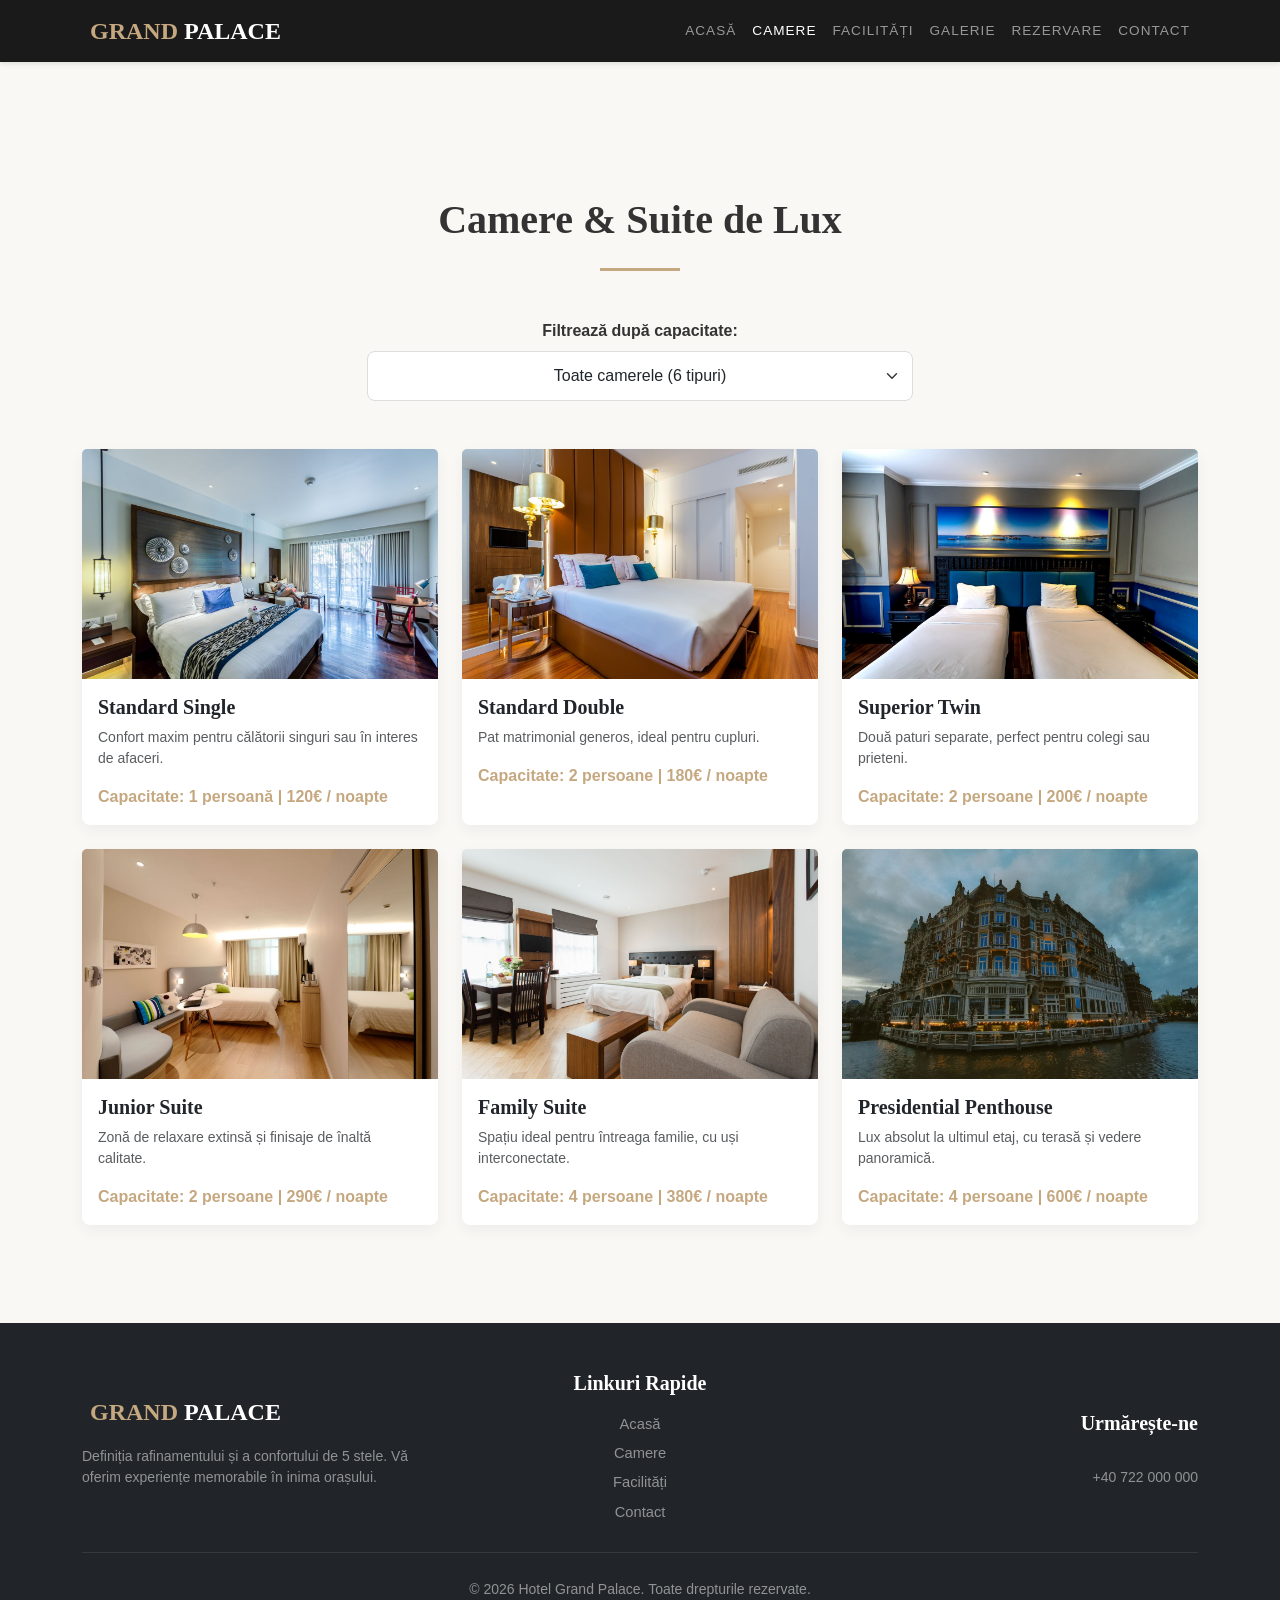
<file: rooms.html>
<!DOCTYPE html>
<html lang="ro">
<head>
    <meta charset="UTF-8">
    <meta name="viewport" content="width=device-width, initial-scale=1.0">
    <title>Camere și Suite | Hotel Grand Palace</title>
    <link href="https://cdn.jsdelivr.net/npm/bootstrap@5.3.3/dist/css/bootstrap.min.css" rel="stylesheet">
    <link class="stylesheet" href="https://cdnjs.cloudflare.com/ajax/libs/font-awesome/6.4.0/css/all.min.css">
    <link rel="stylesheet" href="css/style.css">
</head>
<body>

    
    <nav class="navbar navbar-expand-lg navbar-dark bg-dark fixed-top">
        <div class="container">
            <a class="navbar-brand d-flex align-items-center fw-bold text-uppercase tracking-wide fs-4" href="index.html" style="font-family: 'Playfair Display', serif;">
                <i class="fas fa-crown text-gold me-2"></i><span class="text-gold">Grand</span>&nbsp;<span class="text-white">Palace</span>
            </a>
            <button class="navbar-toggler" type="button" data-bs-toggle="collapse" data-bs-target="#mainNavbar">
                <span class="navbar-toggler-icon"></span>
            </button>
            <div class="collapse navbar-collapse" id="mainNavbar">
                <ul class="navbar-nav ms-auto">
                    <li class="nav-item"><a class="nav-link" href="index.html">Acasă</a></li>
                    <li class="nav-item"><a class="nav-link active" href="rooms.html">Camere</a></li>
                    <li class="nav-item"><a class="nav-link" href="facilities.html">Facilități</a></li>
                    <li class="nav-item"><a class="nav-link" href="gallery.html">Galerie</a></li>
                    <li class="nav-item"><a class="nav-link" href="booking.html">Rezervare</a></li>
                    <li class="nav-item"><a class="nav-link" href="contact.html">Contact</a></li>
                </ul>
            </div>
        </div>
    </nav>

    <main class="py-5 mt-5">
        <div class="container">
            <h1 class="text-center fw-bold my-4">Camere & Suite de Lux</h1>
            <div class="mx-auto bg-gold mb-5" style="width: 80px; height: 3px;"></div>
            
            <div class="row justify-content-center mb-5">
                <div class="col-md-6 text-center">
                    <label class="fw-bold mb-2">Filtrează după capacitate:</label>
                    <select id="roomFilter" class="form-select text-center">
                        <option value="all">Toate camerele (6 tipuri)</option>
                        <option value="1">1 Persoană</option>
                        <option value="2">2 Persoane</option>
                        <option value="4">4+ Persoane</option>
                    </select>
                </div>
            </div>

            <div class="row g-4" id="roomsGrid">
                <div class="col-md-4 room-card" data-capacity="1">
                    <div class="card h-100 shadow-sm border-0">
                        <img src="img/hotel room single.jpg" class="card-img-top" alt="Cameră Single" style="height: 230px; object-fit: cover;">
                        <div class="card-body">
                            <h3 class="h5 card-title fw-bold">Standard Single</h3>
                            <p class="card-text text-muted small">Confort maxim pentru călătorii singuri sau în interes de afaceri.</p>
                            <p class="fw-bold text-gold mb-0">Capacitate: 1 persoană | 120€ / noapte</p>
                        </div>
                    </div>
                </div>

                <div class="col-md-4 room-card" data-capacity="2">
                    <div class="card h-100 shadow-sm border-0">
                        <img src="img/hotel room double.jpg" class="card-img-top" alt="Cameră Double" style="height: 230px; object-fit: cover;">
                        <div class="card-body">
                            <h3 class="h5 card-title fw-bold">Standard Double</h3>
                            <p class="card-text text-muted small">Pat matrimonial generos, ideal pentru cupluri.</p>
                            <p class="fw-bold text-gold mb-0">Capacitate: 2 persoane | 180€ / noapte</p>
                        </div>
                    </div>
                </div>

                <div class="col-md-4 room-card" data-capacity="2">
                    <div class="card h-100 shadow-sm border-0">
                        <img src="img/hotel room twin beds.jpg" class="card-img-top" alt="Cameră Twin" style="height: 230px; object-fit: cover;">
                        <div class="card-body">
                            <h3 class="h5 card-title fw-bold">Superior Twin</h3>
                            <p class="card-text text-muted small">Două paturi separate, perfect pentru colegi sau prieteni.</p>
                            <p class="fw-bold text-gold mb-0">Capacitate: 2 persoane | 200€ / noapte</p>
                        </div>
                    </div>
                </div>

                <div class="col-md-4 room-card" data-capacity="2">
                    <div class="card h-100 shadow-sm border-0">
                        <img src="img/hotel suite room.jpg" class="card-img-top" alt="Junior Suite" style="height: 230px; object-fit: cover;">
                        <div class="card-body">
                            <h3 class="h5 card-title fw-bold">Junior Suite</h3>
                            <p class="card-text text-muted small">Zonă de relaxare extinsă și finisaje de înaltă calitate.</p>
                            <p class="fw-bold text-gold mb-0">Capacitate: 2 persoane | 290€ / noapte</p>
                        </div>
                    </div>
                </div>

                <div class="col-md-4 room-card" data-capacity="4">
                    <div class="card h-100 shadow-sm border-0">
                        <img src="img/large hotel room family.jpg" class="card-img-top" alt="Family Suite" style="height: 230px; object-fit: cover;">
                        <div class="card-body">
                            <h3 class="h5 card-title fw-bold">Family Suite</h3>
                            <p class="card-text text-muted small">Spațiu ideal pentru întreaga familie, cu uși interconectate.</p>
                            <p class="fw-bold text-gold mb-0">Capacitate: 4 persoane | 380€ / noapte</p>
                        </div>
                    </div>
                </div>

                <div class="col-md-4 room-card" data-capacity="4">
                    <div class="card h-100 shadow-sm border-0">
                        <img src="img/hotel penthouse luxury.jpg" class="card-img-top" alt="Penthouse" style="height: 230px; object-fit: cover;">
                        <div class="card-body">
                            <h3 class="h5 card-title fw-bold">Presidential Penthouse</h3>
                            <p class="card-text text-muted small">Lux absolut la ultimul etaj, cu terasă și vedere panoramică.</p>
                            <p class="fw-bold text-gold mb-0">Capacitate: 4 persoane | 600€ / noapte</p>
                        </div>
                    </div>
                </div>
            </div>
        </div>
    </main>

    
    <footer class="bg-dark text-white pt-5 pb-3">
        <div class="container">
            <div class="row g-4 text-center text-md-start align-items-center">
                <div class="col-md-4">
                    <div class="mb-3">
                        <a class="text-decoration-none fw-bold text-uppercase tracking-wide fs-4" href="index.html" style="font-family: 'Playfair Display', serif;">
                            <i class="fas fa-crown text-gold me-2"></i><span class="text-gold">Grand</span>&nbsp;<span class="text-white">Palace</span>
                        </a>
                    </div>
                    <p class="text-white-50 small">Definiția rafinamentului și a confortului de 5 stele. Vă oferim experiențe memorabile în inima orașului.</p>
                </div>
                <div class="col-md-4 text-md-center">
                    <h5 class="text-white fw-bold mb-3">Linkuri Rapide</h5>
                    <ul class="list-unstyled mb-0">
                        <li class="mb-1"><a href="index.html" class="text-white-50 text-decoration-none small hover-gold">Acasă</a></li>
                        <li class="mb-1"><a href="rooms.html" class="text-white-50 text-decoration-none small hover-gold">Camere</a></li>
                        <li class="mb-1"><a href="facilities.html" class="text-white-50 text-decoration-none small hover-gold">Facilități</a></li>
                        <li class="mb-1"><a href="contact.html" class="text-white-50 text-decoration-none small hover-gold">Contact</a></li>
                    </ul>
                </div>
                <div class="col-md-4 text-md-end">
                    <h5 class="text-white fw-bold mb-3">Urmărește-ne</h5>
                    <div class="d-flex justify-content-center justify-content-md-end gap-3 mb-3">
                        <a href="#" class="text-white-50 fs-5 hover-gold"><i class="fab fa-facebook"></i></a>
                        <a href="#" class="text-white-50 fs-5 hover-gold"><i class="fab fa-instagram"></i></a>
                        <a href="#" class="text-white-50 fs-5 hover-gold"><i class="fab fa-tripadvisor"></i></a>
                    </div>
                    <p class="text-white-50 small mb-0"><i class="fas fa-phone-alt me-2"></i> +40 722 000 000</p>
                </div>
            </div>
            <hr class="border-secondary my-4">
            <div class="text-center">
                <small class="text-white-50">&copy; 2026 Hotel Grand Palace. Toate drepturile rezervate.</small>
            </div>
        </div>
    </footer>

    <script src="https://cdn.jsdelivr.net/npm/bootstrap@5.3.3/dist/js/bootstrap.bundle.min.js"></script>
    <script src="js/main.js" defer></script>
</body>
</html>
</file>
<file: css/style.css>
body {
    font-family: 'Montserrat', sans-serif;
    background-color: #faf8f5;
    color: #333;
    padding-top: 76px;
}


h1, h2, h3, .navbar-brand {
    font-family: 'Playfair Display', serif;
}

.text-gold {
    color: #c5a880 !important;
}

.bg-gold {
    background-color: #c5a880 !important;
}


.line-separator {
    width: 80px;
    height: 3px;
    margin-bottom: 2rem;
}

.img-facility {
    height: 400px;
    width: 100%;
    object-fit: cover;
    border-radius: 8px;
    transition: transform 0.4s ease;
}

.img-facility:hover {
    transform: scale(1.02);
}

.list-unstyled li {
    margin-bottom: 10px;
    font-size: 1.05rem;
    color: #555;
}

.list-unstyled li i {
    width: 25px;
    text-align: center;
}


.navbar {
    background-color: #1a1a1a !important;
    box-shadow: 0 2px 5px rgba(0,0,0,0.1);
}

.navbar-nav .nav-link {
    font-size: 0.85rem;
    letter-spacing: 1px;
    text-transform: uppercase;
    transition: color 0.3s ease;
}

.navbar-nav .nav-link:hover {
    color: #c5a880 !important;
}

footer {
    background-color: #1a1a1a;
    color: #fff;
    padding: 2rem 0;
    margin-top: 3rem;
}

#bookingForm, #contactForm {
    background: #ffffff;
    padding: 40px !important;
    border-radius: 15px;
    box-shadow: 0 10px 30px rgba(0,0,0,0.05);
    border: 1px solid #f0f0f0;
}

.form-control, .form-select {
    padding: 12px 15px;
    border: 1px solid #ddd;
    border-radius: 8px;
    transition: all 0.3s ease;
}

.form-control:focus, .form-select:focus {
    border-color: #c5a880;
    box-shadow: 0 0 0 3px rgba(197, 168, 128, 0.2);
}

.btn-gold {
    background-color: #c5a880;
    color: white;
    font-weight: 600;
    text-transform: uppercase;
    letter-spacing: 1px;
    border: none;
    padding: 15px !important;
    border-radius: 8px;
    transition: background 0.3s;
}

.btn-gold:hover {
    background-color: #a88d67;
    color: white;
}

#totalPrice {
    color: #c5a880;
}

.card {
    border-radius: 8px !important;
    border: none !important;
    background: #ffffff !important;
    box-shadow: 0 5px 15px rgba(0,0,0,0.05) !important;
    transition: transform 0.3s ease;
}

.card:hover {
    transform: translateY(-5px);
}

.card i {
    font-size: 1.2rem;
    color: #c5a880;
    width: 30px;
}

footer {
    background-color: #1a1a1a;
    color: #a0a0a0;
    padding: 60px 0 20px 0;
    margin-top: 50px;
}

footer h5 {
    color: #fff;
    font-family: 'Playfair Display', serif;
    margin-bottom: 20px;
}


footer ul li a {
    color: #a0a0a0;
    text-decoration: none;
    transition: 0.3s;
}

footer ul li a:hover {
    color: #c5a880; 
}


.text-gold {
    color: #c5a880 !important;
}
</file>
